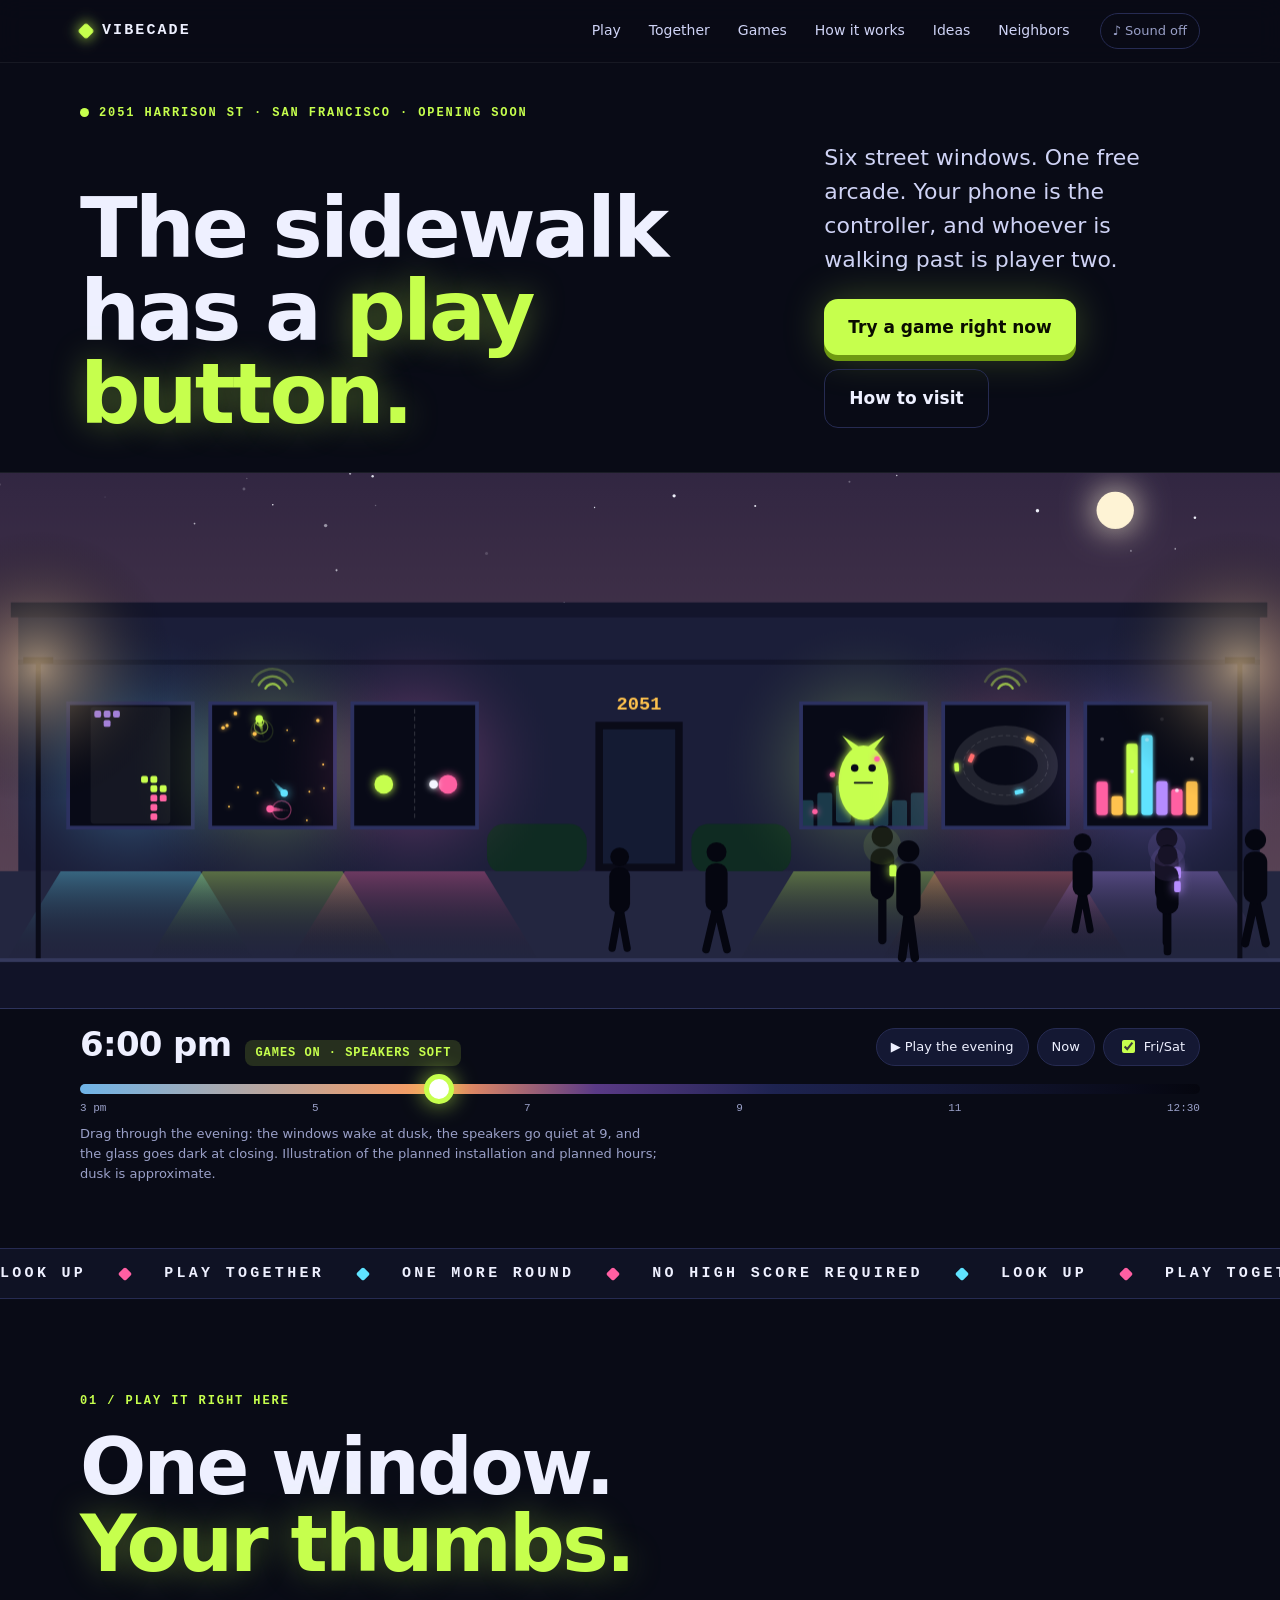
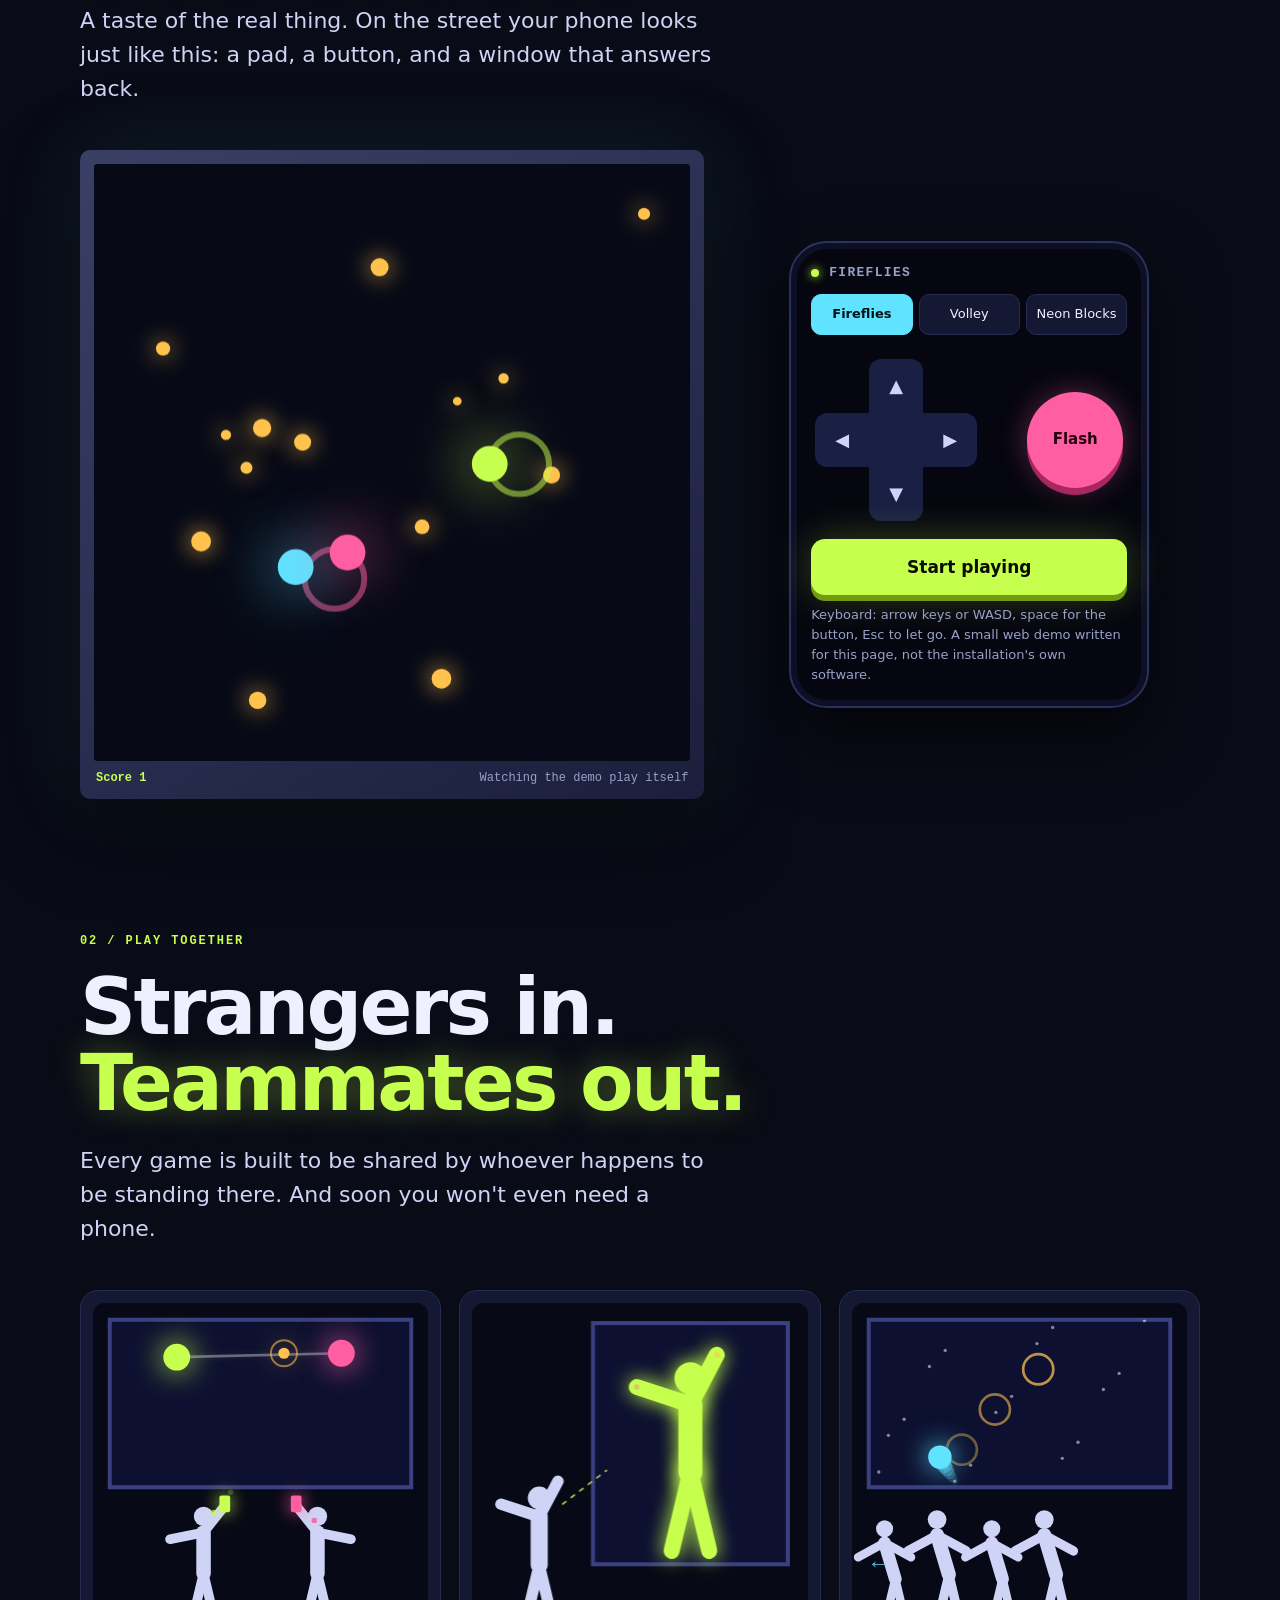
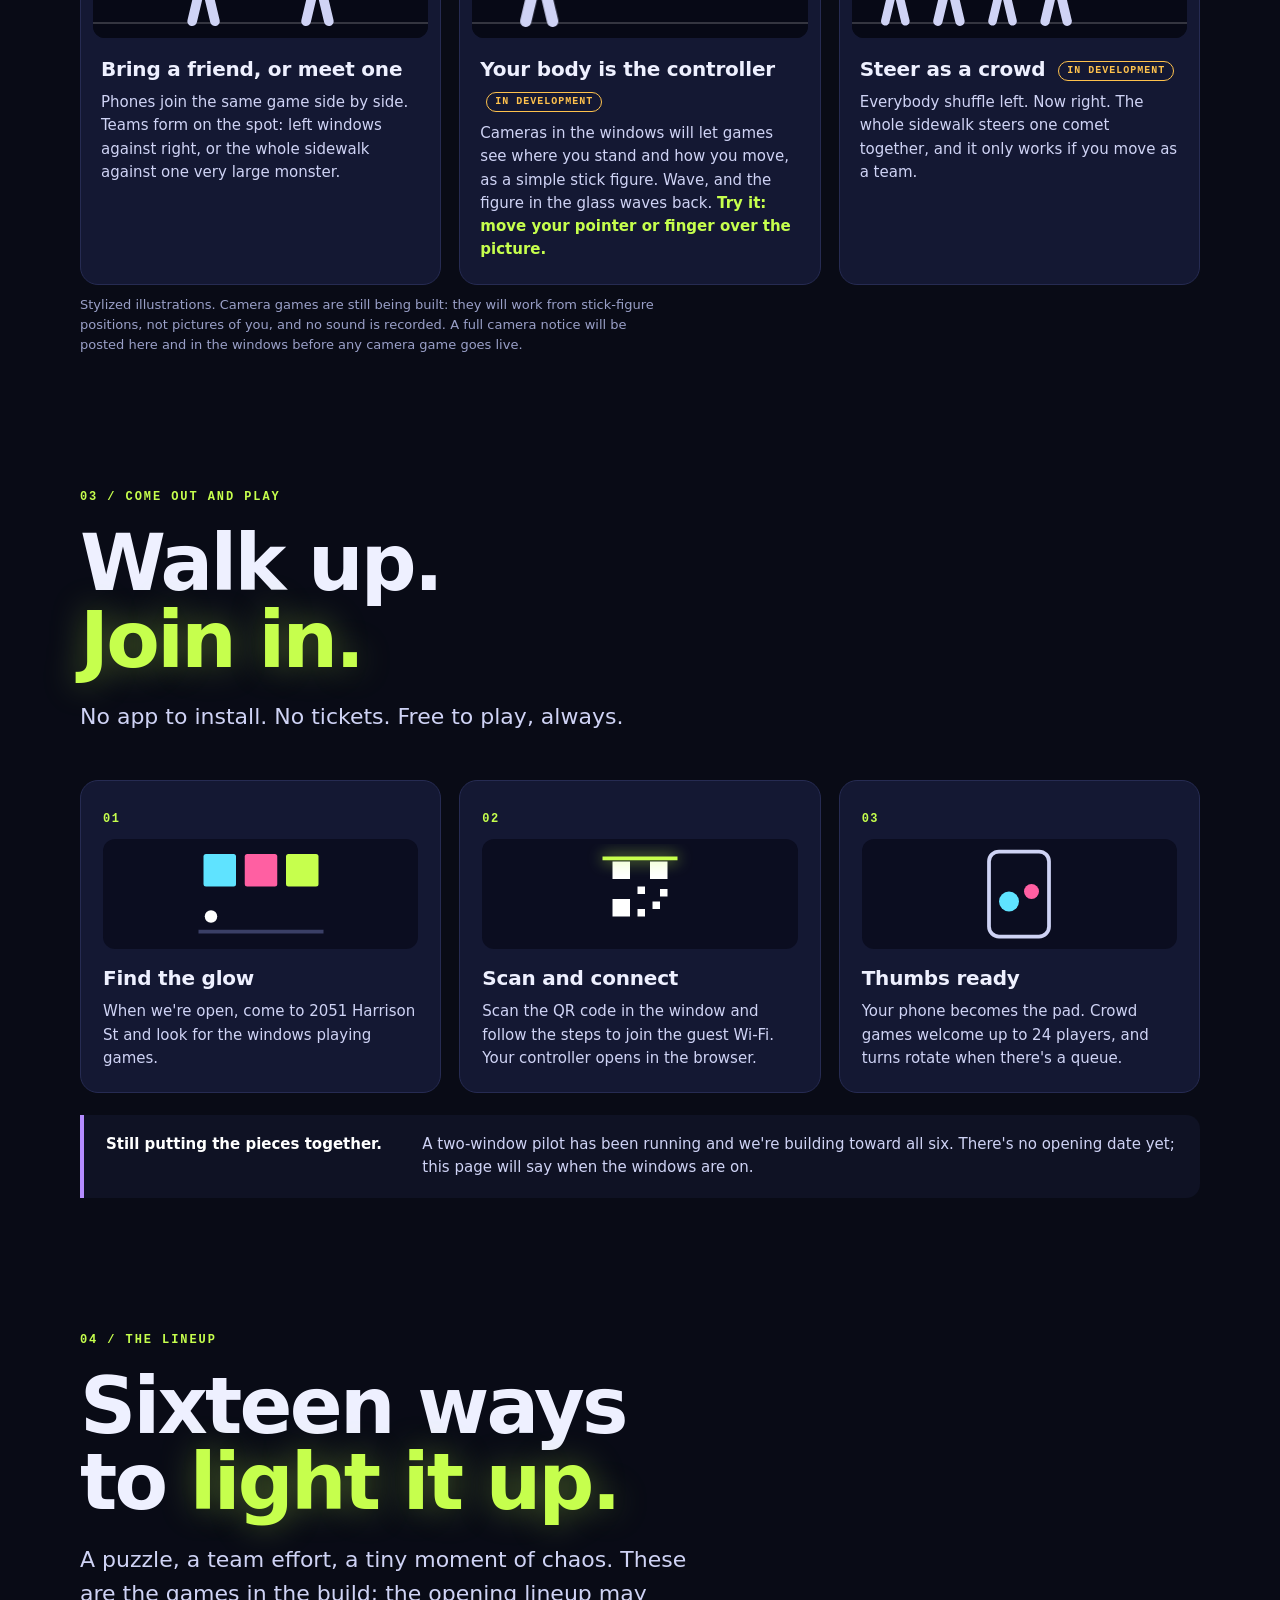
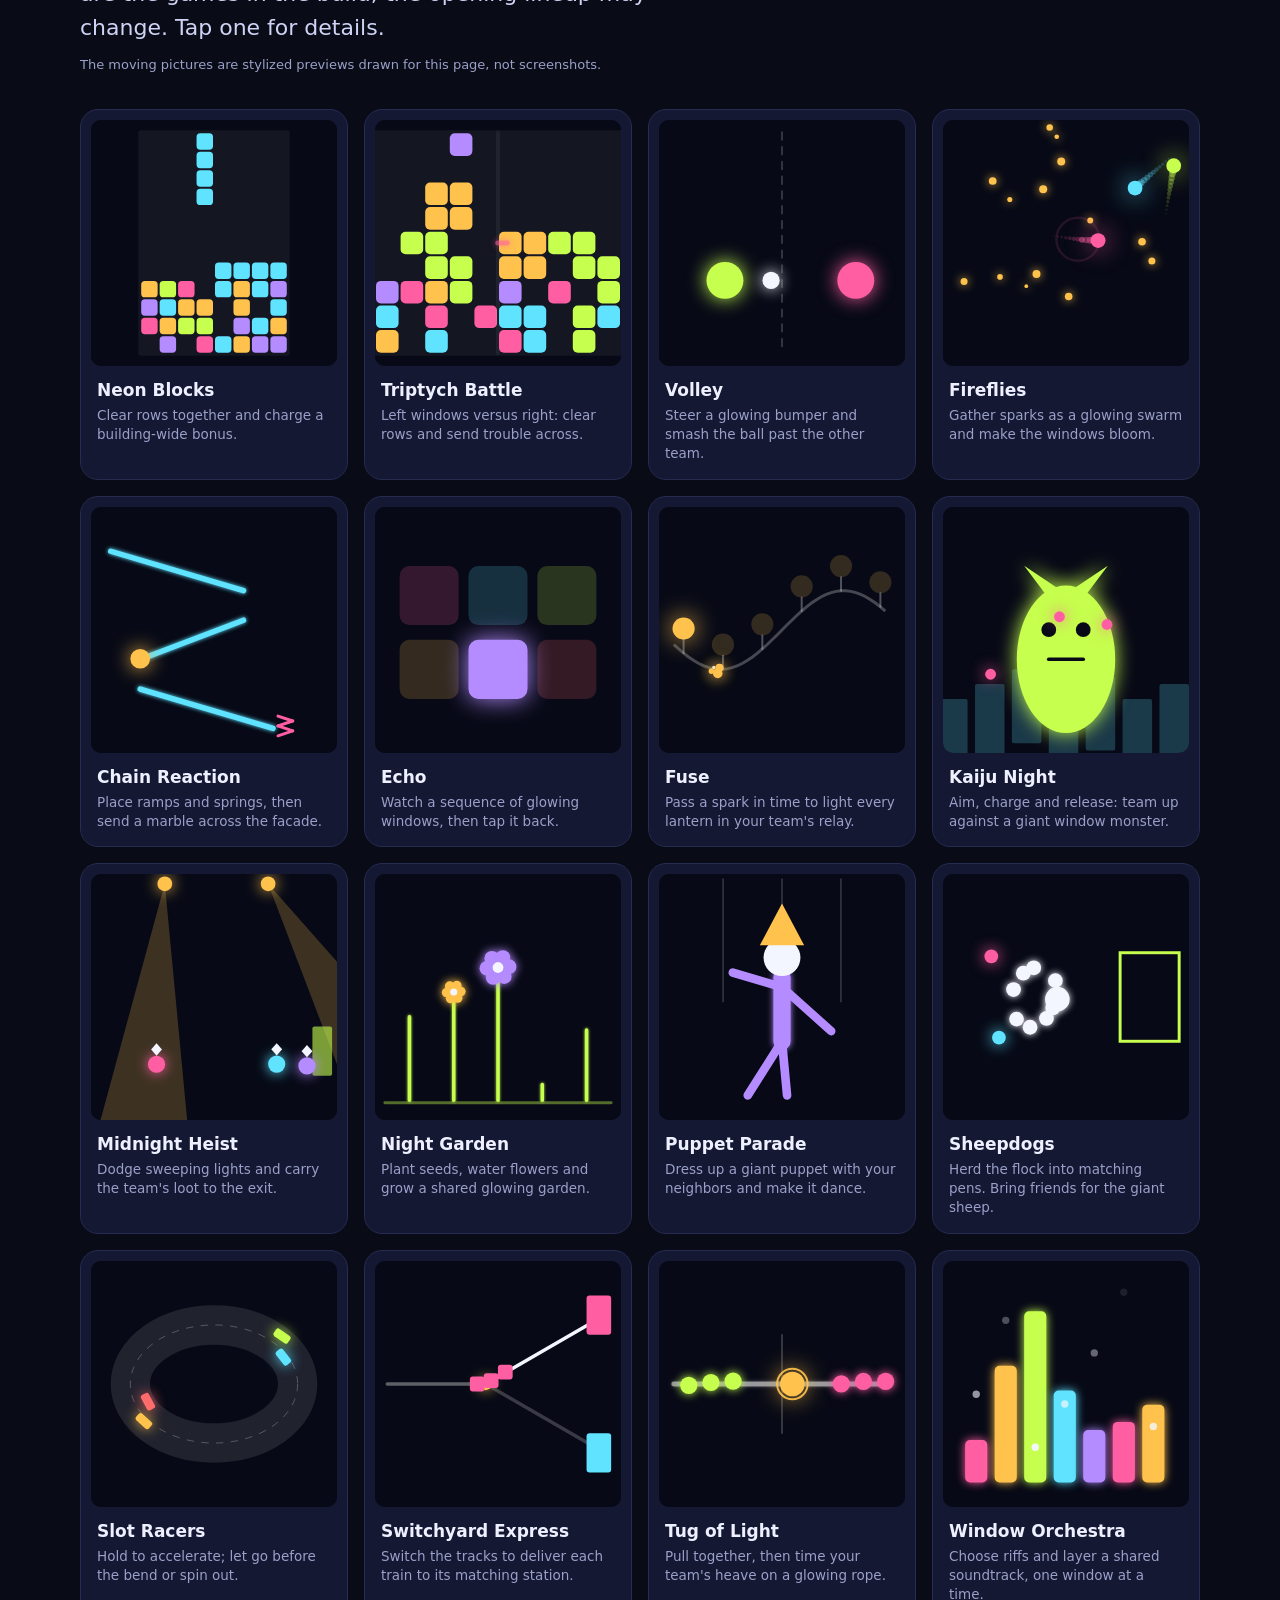
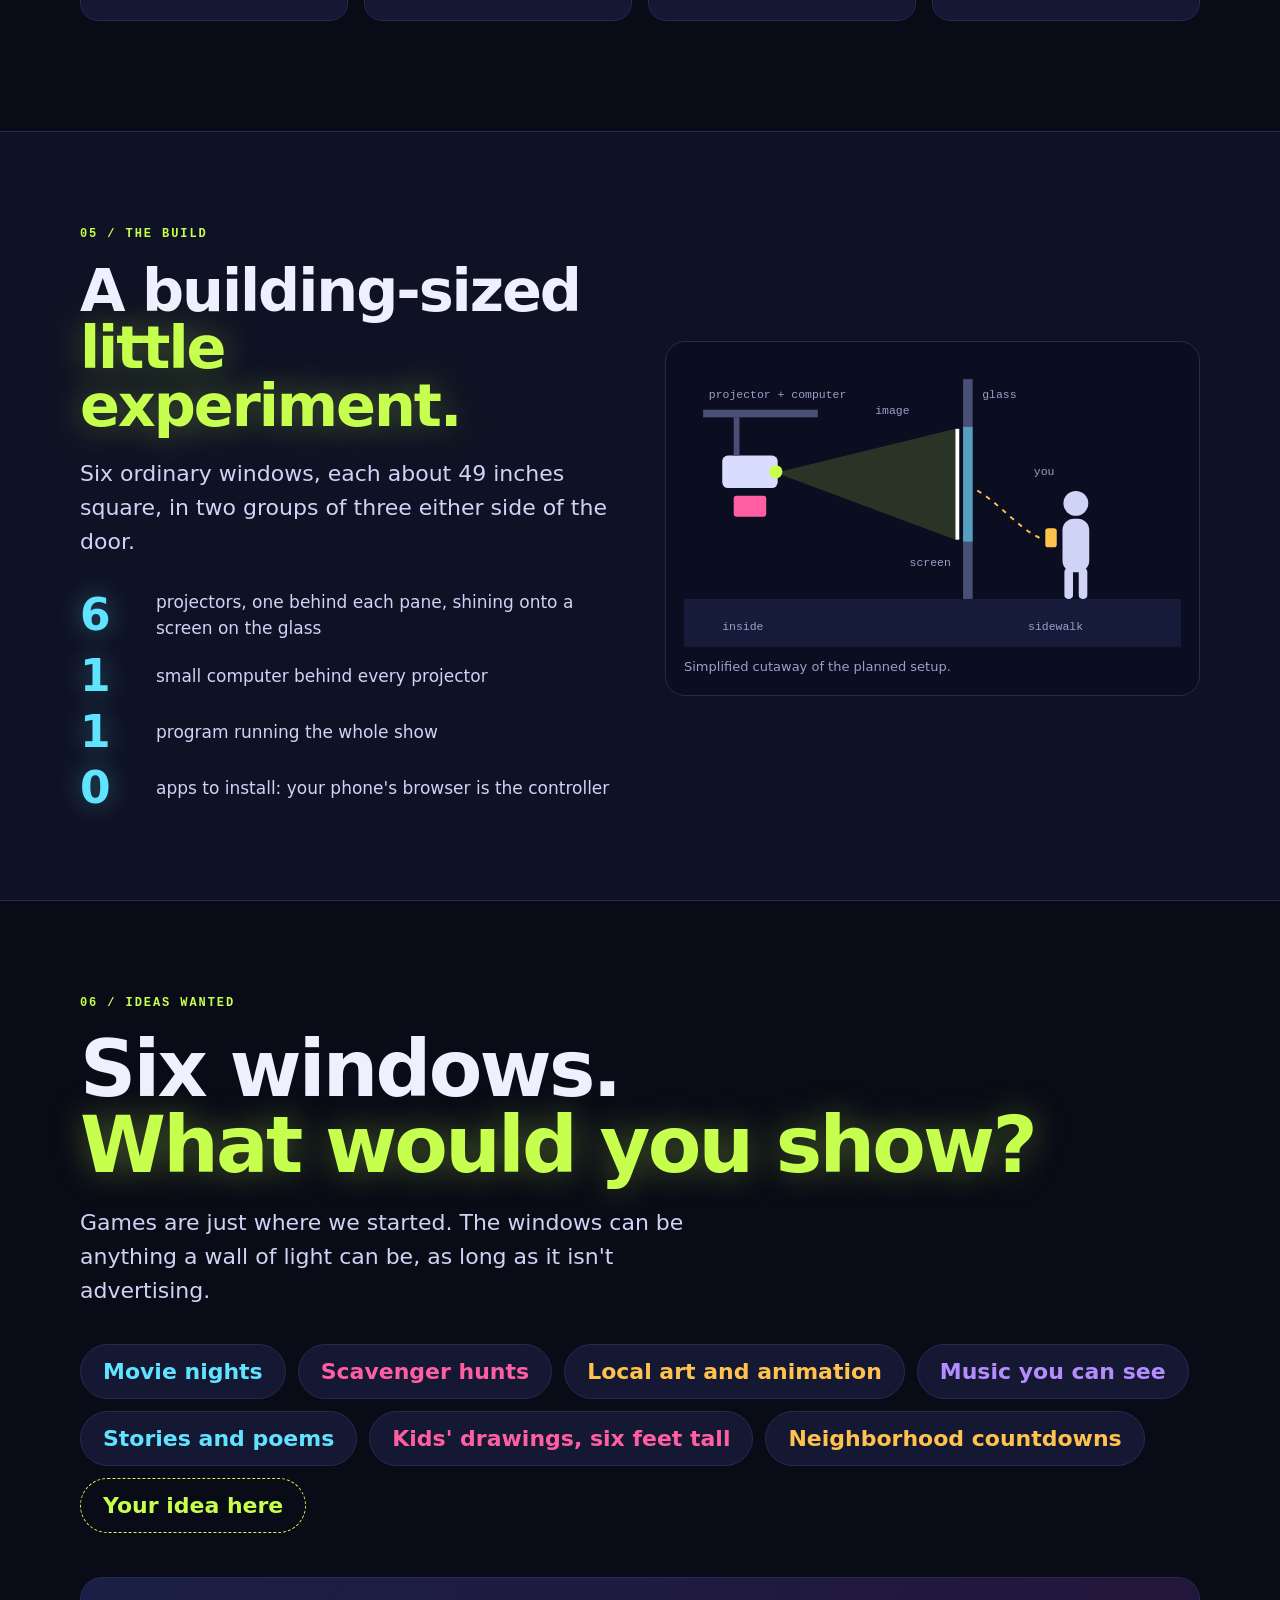
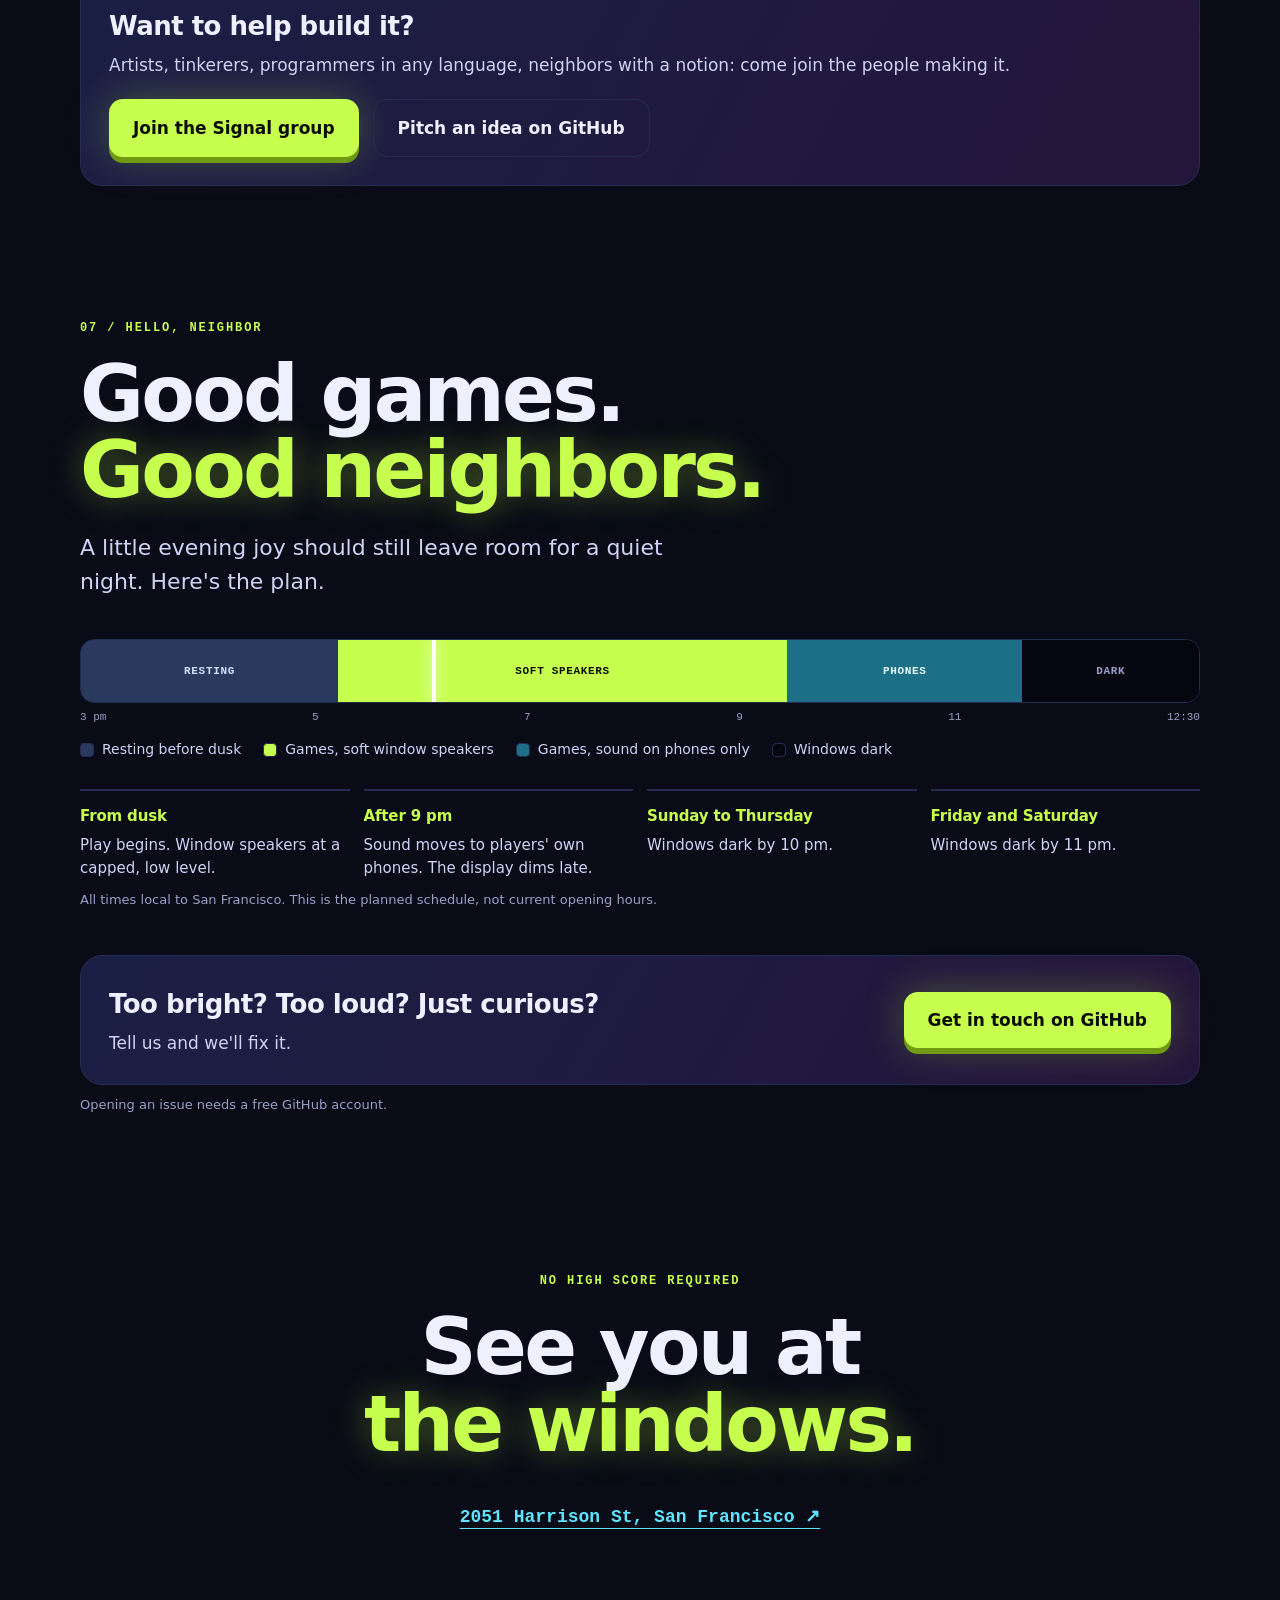
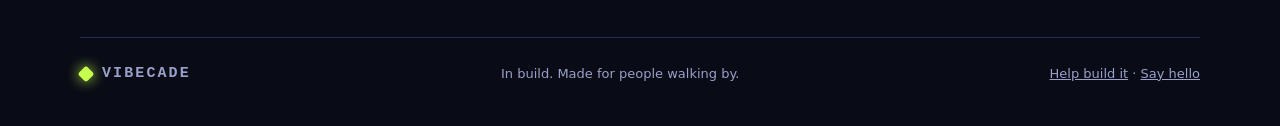
<file: index.html>
<!doctype html>
<html lang="en">
<head>
<meta charset="utf-8">
<meta name="viewport" content="width=device-width, initial-scale=1">
<meta name="theme-color" content="#090b16">
<title>Vibecade: the sidewalk has a play button</title>
<meta name="description" content="A free, phone-controlled arcade projected onto six street windows at 2051 Harrison St, San Francisco. Opening soon. Try the games right here.">
<meta property="og:title" content="Vibecade: the sidewalk has a play button">
<meta property="og:description" content="Six windows. Your phone. Everyone's invited. A free neighborhood arcade, opening soon in San Francisco.">
<meta property="og:type" content="website">
<meta property="og:image" content="https://meawoppl.github.io/vibecade/assets/og.png">
<meta property="og:url" content="https://meawoppl.github.io/vibecade/">
<link rel="canonical" href="https://meawoppl.github.io/vibecade/">
<meta name="twitter:card" content="summary_large_image">
<link rel="icon" href="assets/favicon.svg" type="image/svg+xml">
<link rel="manifest" href="manifest.webmanifest">
<link rel="stylesheet" href="style.css">
</head>
<body>
<a class="skip" href="#main">Skip to content</a>

<header class="nav">
  <a class="brand" href="./" aria-label="Vibecade home"><span class="spark" aria-hidden="true"></span>VIBECADE</a>
  <nav aria-label="Main">
    <a href="#play">Play</a>
    <a href="#together">Together</a>
    <a href="#games">Games</a>
    <a href="#how">How it works</a>
    <a href="#ideas">Ideas</a>
    <a href="#neighbors">Neighbors</a>
  </nav>
  <button class="sound" id="sound" type="button" aria-pressed="false" hidden><span aria-hidden="true">♪</span> <span class="sound-label">Sound off</span></button>
</header>

<main id="main">

<section class="hero" aria-labelledby="hero-title">
  <div class="hero-copy wrap">
    <p class="eyebrow"><span class="pulse" aria-hidden="true"></span>2051 Harrison St · San Francisco · opening soon</p>
    <h1 id="hero-title">The sidewalk<br>has a <em>play button.</em></h1>
    <div class="hero-side">
      <p class="lede">Six street windows. One free arcade. Your phone is the controller, and whoever is walking past is player two.</p>
      <p class="cta-row">
        <a class="btn primary" href="#play">Try a game right now</a>
        <a class="btn ghost" href="#visit">How to visit</a>
      </p>
    </div>
  </div>

  <div class="stage" id="stage">
    <canvas id="street" role="img" aria-label="Animated illustration of the building at 2051 Harrison Street. Six windows glow with small arcade games while people on the sidewalk stop to play. The sky follows the time shown on the slider below.">
      <img src="assets/windows.svg" alt="Illustration of six glowing arcade windows on a storefront.">
    </canvas>
    <noscript><img class="stage-fallback" src="assets/windows.svg" alt="Illustration of six glowing arcade windows on a storefront."></noscript>
  </div>

  <div class="clock wrap" id="clock" hidden>
    <div class="clock-top">
      <div class="clock-now"><span id="clock-time" class="clock-time">7:45 pm</span><span id="clock-state" class="clock-state">Games on</span></div>
      <div class="clock-buttons">
        <button type="button" id="clock-play" class="chip">▶ Play the evening</button>
        <button type="button" id="clock-live" class="chip">Now</button>
        <label class="chip check"><input type="checkbox" id="clock-weekend"> Fri/Sat</label>
      </div>
    </div>
    <input id="clock-range" class="range" type="range" min="15" max="24.5" step="0.05" value="19.75" aria-label="Time of day, from 3 pm to half past midnight">
    <div class="ticks" aria-hidden="true"><span>3 pm</span><span>5</span><span>7</span><span>9</span><span>11</span><span>12:30</span></div>
    <p class="fine">Drag through the evening: the windows wake at dusk, the speakers go quiet at 9, and the glass goes dark at closing. Illustration of the planned installation and planned hours; dusk is approximate.</p>
  </div>
</section>

<div class="marquee" aria-hidden="true"><div class="marquee-track">
  <span>LOOK UP</span><i></i><span>PLAY TOGETHER</span><i></i><span>ONE MORE ROUND</span><i></i><span>NO HIGH SCORE REQUIRED</span><i></i>
  <span>LOOK UP</span><i></i><span>PLAY TOGETHER</span><i></i><span>ONE MORE ROUND</span><i></i><span>NO HIGH SCORE REQUIRED</span><i></i>
</div></div>

<section class="wrap section" id="play" aria-labelledby="play-title">
  <p class="eyebrow">01 / Play it right here</p>
  <h2 id="play-title">One window.<br><em>Your thumbs.</em></h2>
  <p class="lede narrow">A taste of the real thing. On the street your phone looks just like this: a pad, a button, and a window that answers back.</p>

  <div class="demo" id="demo">
    <div class="pane">
      <canvas id="demo-canvas" tabindex="0" aria-label="Playable game window. Press Start, then use the arrow keys and the space bar, or the on-screen pad."></canvas>
      <div class="pane-hud"><span id="demo-score">Score 0</span><span id="demo-hint">Watching the demo play itself</span></div>
    </div>
    <div class="phone" aria-label="Phone controller">
      <div class="phone-top"><span class="phone-dot" aria-hidden="true"></span><span id="demo-name">Fireflies</span></div>
      <div class="tabs" role="group" aria-label="Choose a game">
        <button type="button" class="tab on" data-demo="fireflies">Fireflies</button>
        <button type="button" class="tab" data-demo="volley">Volley</button>
        <button type="button" class="tab" data-demo="blocks">Neon Blocks</button>
      </div>
      <div class="pad">
        <div class="dpad">
          <button type="button" data-key="up" aria-label="Up">▲</button>
          <button type="button" data-key="left" aria-label="Left">◀</button>
          <button type="button" data-key="right" aria-label="Right">▶</button>
          <button type="button" data-key="down" aria-label="Down">▼</button>
        </div>
        <button type="button" class="abtn" data-key="a" id="demo-a">Flash</button>
      </div>
      <button type="button" class="btn primary start" id="demo-start">Start playing</button>
      <p class="fine">Keyboard: arrow keys or WASD, space for the button, Esc to let go. A small web demo written for this page, not the installation's own software.</p>
    </div>
  </div>
</section>

<section class="wrap section" id="together" aria-labelledby="together-title">
  <p class="eyebrow">02 / Play together</p>
  <h2 id="together-title">Strangers in.<br><em>Teammates out.</em></h2>
  <p class="lede narrow">Every game is built to be shared by whoever happens to be standing there. And soon you won't even need a phone.</p>
  <ul class="trio">
    <li>
      <span class="trio-screen" data-sim="duo"></span>
      <h3>Bring a friend, or meet one</h3>
      <p>Phones join the same game side by side. Teams form on the spot: left windows against right, or the whole sidewalk against one very large monster.</p>
    </li>
    <li>
      <span class="trio-screen" data-sim="mirror" data-aim></span>
      <h3>Your body is the controller <span class="tag">In development</span></h3>
      <p>Cameras in the windows will let games see where you stand and how you move, as a simple stick figure. Wave, and the figure in the glass waves back. <strong>Try it: move your pointer or finger over the picture.</strong></p>
    </li>
    <li>
      <span class="trio-screen" data-sim="steer"></span>
      <h3>Steer as a crowd <span class="tag">In development</span></h3>
      <p>Everybody shuffle left. Now right. The whole sidewalk steers one comet together, and it only works if you move as a team.</p>
    </li>
  </ul>
  <p class="fine">Stylized illustrations. Camera games are still being built: they will work from stick-figure positions, not pictures of you, and no sound is recorded. A full camera notice will be posted here and in the windows before any camera game goes live.</p>
</section>

<section class="wrap section" id="visit" aria-labelledby="visit-title">
  <p class="eyebrow">03 / Come out and play</p>
  <h2 id="visit-title">Walk up.<br><em>Join in.</em></h2>
  <p class="lede narrow">No app to install. No tickets. Free to play, always.</p>
  <ol class="steps">
    <li>
      <div class="step-art" aria-hidden="true"><svg viewBox="0 0 120 80"><rect class="glass" x="14" y="8" width="26" height="26" rx="2"/><rect class="glass g2" x="47" y="8" width="26" height="26" rx="2"/><rect class="glass g3" x="80" y="8" width="26" height="26" rx="2"/><path class="walk" d="M10 70h100"/><circle class="walker" cx="20" cy="58" r="5"/></svg></div>
      <h3>Find the glow</h3>
      <p>When we're open, come to 2051 Harrison St and look for the windows playing games.</p>
    </li>
    <li>
      <div class="step-art" aria-hidden="true"><svg viewBox="0 0 120 80"><g class="qr"><rect x="38" y="14" width="14" height="14"/><rect x="68" y="14" width="14" height="14"/><rect x="38" y="44" width="14" height="14"/><rect x="58" y="34" width="6" height="6"/><rect x="70" y="46" width="6" height="6"/><rect x="58" y="52" width="6" height="6"/><rect x="76" y="36" width="6" height="6"/></g><rect class="scan" x="30" y="10" width="60" height="3"/></svg></div>
      <h3>Scan and connect</h3>
      <p>Scan the QR code in the window and follow the steps to join the guest Wi-Fi. Your controller opens in the browser.</p>
    </li>
    <li>
      <div class="step-art" aria-hidden="true"><svg viewBox="0 0 120 80"><rect class="ph" x="36" y="6" width="48" height="68" rx="8"/><circle class="b1" cx="52" cy="46" r="8"/><circle class="b2" cx="70" cy="38" r="6"/></svg></div>
      <h3>Thumbs ready</h3>
      <p>Your phone becomes the pad. Crowd games welcome up to 24 players, and turns rotate when there's a queue.</p>
    </li>
  </ol>
  <aside class="status">
    <strong>Still putting the pieces together.</strong>
    <span>A two-window pilot has been running and we're building toward all six. There's no opening date yet; this page will say when the windows are on.</span>
  </aside>
</section>

<section class="wrap section" id="games" aria-labelledby="games-title">
  <p class="eyebrow">04 / The lineup</p>
  <h2 id="games-title">Sixteen ways<br>to <em>light it up.</em></h2>
  <p class="lede narrow">A puzzle, a team effort, a tiny moment of chaos. These are the games in the build; the opening lineup may change. Tap one for details.</p>
  <p class="fine">The moving pictures are stylized previews drawn for this page, not screenshots.</p>
  <ul class="wall" id="wall">
    <li><button type="button" class="cab" data-game="blocks"><span class="cab-screen"></span><span class="cab-name">Neon Blocks</span><span class="cab-blurb">Clear rows together and charge a building-wide bonus.</span></button></li>
    <li><button type="button" class="cab" data-game="battle"><span class="cab-screen"></span><span class="cab-name">Triptych Battle</span><span class="cab-blurb">Left windows versus right: clear rows and send trouble across.</span></button></li>
    <li><button type="button" class="cab" data-game="volley"><span class="cab-screen"></span><span class="cab-name">Volley</span><span class="cab-blurb">Steer a glowing bumper and smash the ball past the other team.</span></button></li>
    <li><button type="button" class="cab" data-game="fireflies"><span class="cab-screen"></span><span class="cab-name">Fireflies</span><span class="cab-blurb">Gather sparks as a glowing swarm and make the windows bloom.</span></button></li>
    <li><button type="button" class="cab" data-game="chain"><span class="cab-screen"></span><span class="cab-name">Chain Reaction</span><span class="cab-blurb">Place ramps and springs, then send a marble across the facade.</span></button></li>
    <li><button type="button" class="cab" data-game="echo"><span class="cab-screen"></span><span class="cab-name">Echo</span><span class="cab-blurb">Watch a sequence of glowing windows, then tap it back.</span></button></li>
    <li><button type="button" class="cab" data-game="fuse"><span class="cab-screen"></span><span class="cab-name">Fuse</span><span class="cab-blurb">Pass a spark in time to light every lantern in your team's relay.</span></button></li>
    <li><button type="button" class="cab" data-game="kaiju"><span class="cab-screen"></span><span class="cab-name">Kaiju Night</span><span class="cab-blurb">Aim, charge and release: team up against a giant window monster.</span></button></li>
    <li><button type="button" class="cab" data-game="heist"><span class="cab-screen"></span><span class="cab-name">Midnight Heist</span><span class="cab-blurb">Dodge sweeping lights and carry the team's loot to the exit.</span></button></li>
    <li><button type="button" class="cab" data-game="garden"><span class="cab-screen"></span><span class="cab-name">Night Garden</span><span class="cab-blurb">Plant seeds, water flowers and grow a shared glowing garden.</span></button></li>
    <li><button type="button" class="cab" data-game="puppet"><span class="cab-screen"></span><span class="cab-name">Puppet Parade</span><span class="cab-blurb">Dress up a giant puppet with your neighbors and make it dance.</span></button></li>
    <li><button type="button" class="cab" data-game="sheep"><span class="cab-screen"></span><span class="cab-name">Sheepdogs</span><span class="cab-blurb">Herd the flock into matching pens. Bring friends for the giant sheep.</span></button></li>
    <li><button type="button" class="cab" data-game="racers"><span class="cab-screen"></span><span class="cab-name">Slot Racers</span><span class="cab-blurb">Hold to accelerate; let go before the bend or spin out.</span></button></li>
    <li><button type="button" class="cab" data-game="switchyard"><span class="cab-screen"></span><span class="cab-name">Switchyard Express</span><span class="cab-blurb">Switch the tracks to deliver each train to its matching station.</span></button></li>
    <li><button type="button" class="cab" data-game="tug"><span class="cab-screen"></span><span class="cab-name">Tug of Light</span><span class="cab-blurb">Pull together, then time your team's heave on a glowing rope.</span></button></li>
    <li><button type="button" class="cab" data-game="orchestra"><span class="cab-screen"></span><span class="cab-name">Window Orchestra</span><span class="cab-blurb">Choose riffs and layer a shared soundtrack, one window at a time.</span></button></li>
  </ul>
</section>

<dialog id="sheet" aria-labelledby="sheet-name">
  <form method="dialog"><button class="sheet-close" aria-label="Close">×</button></form>
  <div class="sheet-screen"><canvas id="sheet-canvas" aria-hidden="true"></canvas></div>
  <div class="sheet-body">
    <p class="eyebrow" id="sheet-tag"></p>
    <h3 id="sheet-name"></h3>
    <p id="sheet-blurb"></p>
    <dl>
      <div><dt>Players</dt><dd id="sheet-players"></dd></div>
      <div><dt>On your phone</dt><dd id="sheet-controls"></dd></div>
    </dl>
  </div>
</dialog>

<section class="band" id="how" aria-labelledby="how-title">
  <div class="wrap section split">
    <div>
      <p class="eyebrow">05 / The build</p>
      <h2 id="how-title">A building-sized<br><em>little experiment.</em></h2>
      <p class="lede narrow">Six ordinary windows, each about 49 inches square, in two groups of three either side of the door.</p>
      <ul class="facts">
        <li><b>6</b><span>projectors, one behind each pane, shining onto a screen on the glass</span></li>
        <li><b>1</b><span>small computer behind every projector</span></li>
        <li><b>1</b><span>program running the whole show</span></li>
        <li><b>0</b><span>apps to install: your phone's browser is the controller</span></li>
      </ul>
    </div>
    <figure class="cutaway">
      <svg viewBox="0 0 520 300" role="img" aria-label="Cutaway diagram: a projector inside the building throws an image onto a screen behind the window glass, and a person on the sidewalk outside sees it and plays from a phone.">
        <rect x="0" y="250" width="520" height="50" class="cut-floor"/>
        <rect x="292" y="20" width="10" height="230" class="cut-wall"/>
        <rect x="292" y="70" width="10" height="120" class="cut-glass"/>
        <rect x="284" y="72" width="4" height="116" class="cut-screen"/>
        <polygon points="96,118 284,72 284,188" class="cut-beam"/>
        <rect x="40" y="100" width="58" height="34" rx="6" class="cut-proj"/>
        <circle cx="96" cy="117" r="7" class="cut-lens"/>
        <rect x="52" y="60" width="6" height="40" class="cut-arm"/>
        <rect x="20" y="52" width="120" height="8" class="cut-arm"/>
        <rect x="52" y="142" width="34" height="22" rx="3" class="cut-pi"/>
        <g class="cut-person"><circle cx="410" cy="150" r="13"/><rect x="396" y="166" width="28" height="56" rx="12"/><rect x="398" y="218" width="9" height="32" rx="4"/><rect x="413" y="218" width="9" height="32" rx="4"/></g>
        <rect x="378" y="176" width="12" height="20" rx="3" class="cut-phone"/>
        <path d="M372 186 C350 176 330 150 306 136" class="cut-link"/>
        <g class="cut-label">
          <text x="26" y="40">projector + computer</text>
          <text x="200" y="56">image</text>
          <text x="236" y="216">screen</text>
          <text x="312" y="40">glass</text>
          <text x="366" y="120">you</text>
          <text x="40" y="282">inside</text>
          <text x="360" y="282">sidewalk</text>
        </g>
      </svg>
      <figcaption class="fine">Simplified cutaway of the planned setup.</figcaption>
    </figure>
  </div>
</section>

<section class="wrap section" id="ideas" aria-labelledby="ideas-title">
  <p class="eyebrow">06 / Ideas wanted</p>
  <h2 id="ideas-title">Six windows.<br><em>What would you show?</em></h2>
  <p class="lede narrow">Games are just where we started. The windows can be anything a wall of light can be, as long as it isn't advertising.</p>
  <ul class="ideas">
    <li>Movie nights</li>
    <li>Scavenger hunts</li>
    <li>Local art and animation</li>
    <li>Music you can see</li>
    <li>Stories and poems</li>
    <li>Kids' drawings, six feet tall</li>
    <li>Neighborhood countdowns</li>
    <li class="blank">Your idea here</li>
  </ul>
  <div class="contact">
    <div>
      <h3>Want to help build it?</h3>
      <p>Artists, tinkerers, programmers in any language, neighbors with a notion: come join the people making it.</p>
    </div>
    <div class="cta-row">
      <a class="btn primary" href="https://signal.group/#CjQKIG5qwFueCF-qaqTOhioCcmi90DtzoE_8ovRh37-499NJEhBf-iJCNDYFJZxIAXBF0kiO" rel="noopener">Join the Signal group</a>
      <a class="btn ghost" href="https://github.com/meawoppl/vibecade/issues/new">Pitch an idea on GitHub</a>
    </div>
  </div>
</section>

<section class="wrap section" id="neighbors" aria-labelledby="neighbors-title">
  <p class="eyebrow">07 / Hello, neighbor</p>
  <h2 id="neighbors-title">Good games.<br><em>Good neighbors.</em></h2>
  <p class="lede narrow">A little evening joy should still leave room for a quiet night. Here's the plan.</p>

  <div class="timeline" id="timeline">
    <div class="tl-bar" id="tl-bar" role="img" aria-label="Planned evening schedule from 3 pm to half past midnight">
      <div class="tl-seg rest" id="tl-rest"><span>Resting</span></div>
      <div class="tl-seg loud" id="tl-loud"><span>Soft speakers</span></div>
      <div class="tl-seg quiet" id="tl-quiet"><span>Phones</span></div>
      <div class="tl-seg dark" id="tl-dark"><span>Dark</span></div>
      <div class="tl-marker" id="tl-marker" aria-hidden="true"></div>
    </div>
    <div class="ticks" aria-hidden="true"><span>3 pm</span><span>5</span><span>7</span><span>9</span><span>11</span><span>12:30</span></div>
    <ul class="tl-key">
      <li><i style="background:#2a3a5e"></i>Resting before dusk</li>
      <li><i style="background:#c6ff4d"></i>Games, soft window speakers</li>
      <li><i style="background:#1c6f86"></i>Games, sound on phones only</li>
      <li><i style="background:#05060f"></i>Windows dark</li>
    </ul>
  </div>

  <div class="policy">
    <div><h3>From dusk</h3><p>Play begins. Window speakers at a capped, low level.</p></div>
    <div><h3>After 9 pm</h3><p>Sound moves to players' own phones. The display dims late.</p></div>
    <div><h3>Sunday to Thursday</h3><p>Windows dark by 10 pm.</p></div>
    <div><h3>Friday and Saturday</h3><p>Windows dark by 11 pm.</p></div>
  </div>
  <p class="fine">All times local to San Francisco. This is the planned schedule, not current opening hours.</p>

  <div class="contact">
    <div>
      <h3>Too bright? Too loud? Just curious?</h3>
      <p>Tell us and we'll fix it.</p>
    </div>
    <a class="btn primary" href="https://github.com/meawoppl/vibecade/issues/new">Get in touch on GitHub</a>
    <!-- CONTACT_EMAIL: Add a public contact email link here when approved. -->
  </div>
  <p class="fine">Opening an issue needs a free GitHub account.</p>
</section>

<section class="outro wrap">
  <p class="eyebrow">No high score required</p>
  <h2>See you at<br><em>the windows.</em></h2>
  <p><a class="addr" href="https://www.google.com/maps/search/?api=1&amp;query=2051+Harrison+St+San+Francisco">2051 Harrison St, San Francisco ↗</a></p>
</section>

</main>

<footer class="wrap foot">
  <span class="brand"><span class="spark" aria-hidden="true"></span>VIBECADE</span>
  <span>In build. Made for people walking by.</span>
  <span><a href="#ideas">Help build it</a> · <a href="#neighbors">Say hello</a></span>
</footer>

<script src="arcade.js" defer></script>
</body>
</html>
</file>
<file: style.css>
:root {
  --bg: #090b16; --bg2: #0f1224; --panel: #141833; --line: #262b52;
  --text: #eef0ff; --muted: #9aa0c8;
  --lime: #c6ff4d; --pink: #ff5fa2; --cyan: #5fe3ff; --amber: #ffc24d; --violet: #b58cff;
  --display: ui-rounded, "SF Pro Rounded", "Avenir Next", "Segoe UI", system-ui, sans-serif;
  --mono: ui-monospace, "SF Mono", "Cascadia Mono", Menlo, Consolas, monospace;
}
* { box-sizing: border-box; }
html { scroll-behavior: smooth; }
body { margin: 0; background: var(--bg); color: var(--text); font: 17px/1.55 system-ui, -apple-system, "Segoe UI", Roboto, sans-serif; -webkit-font-smoothing: antialiased; overflow-x: hidden; }
a { color: inherit; }
img, canvas, svg { display: block; max-width: 100%; }
button { font: inherit; color: inherit; }
:focus-visible { outline: 3px solid var(--cyan); outline-offset: 3px; border-radius: 6px; }
.skip { position: absolute; left: -999px; top: 8px; background: var(--lime); color: #000; padding: 8px 14px; border-radius: 8px; z-index: 20; }
.skip:focus { left: 8px; }
.wrap { width: min(1120px, 100% - 40px); margin-inline: auto; }
.section { padding: 96px 0 40px; }
.fine { color: var(--muted); font-size: 13px; margin: 10px 0 0; max-width: 70ch; }

/* type */
h1, h2 { font-family: var(--display); font-weight: 800; letter-spacing: -0.035em; line-height: 0.98; margin: 0; }
h1 { font-size: clamp(46px, 9.4vw, 124px); }
h2 { font-size: clamp(38px, 6.4vw, 78px); }
h3 { font-family: var(--display); font-size: 20px; margin: 0 0 6px; letter-spacing: -0.01em; }
em { font-style: normal; color: var(--lime); text-shadow: 0 0 34px rgba(198, 255, 77, 0.35); }
.eyebrow { font: 600 12px/1 var(--mono); letter-spacing: 0.16em; text-transform: uppercase; color: var(--lime); margin: 0 0 22px; display: flex; align-items: center; gap: 10px; }
.lede { font-size: clamp(18px, 2.1vw, 22px); color: #cfd3f5; max-width: 34ch; margin: 22px 0 0; }
.lede.narrow { max-width: 46ch; }
.pulse { width: 9px; height: 9px; border-radius: 50%; background: var(--lime); box-shadow: 0 0 0 0 rgba(198, 255, 77, 0.7); animation: pulse 2s infinite; }
@keyframes pulse { 70% { box-shadow: 0 0 0 12px rgba(198, 255, 77, 0); } 100% { box-shadow: 0 0 0 0 rgba(198, 255, 77, 0); } }

/* nav */
.nav { position: sticky; top: 0; z-index: 10; display: flex; align-items: center; gap: 18px; padding: 12px max(20px, calc((100% - 1120px) / 2)); background: rgba(9, 11, 22, 0.78); backdrop-filter: blur(12px); border-bottom: 1px solid rgba(255, 255, 255, 0.06); }
.brand { font: 800 15px/1 var(--mono); letter-spacing: 0.14em; text-decoration: none; display: inline-flex; align-items: center; gap: 10px; }
.spark { width: 12px; height: 12px; background: var(--lime); border-radius: 3px; transform: rotate(45deg); box-shadow: 0 0 14px var(--lime); }
.nav nav { margin-left: auto; display: flex; gap: 4px; }
.nav nav a { text-decoration: none; font-size: 14px; padding: 8px 12px; border-radius: 999px; color: #cfd3f5; }
.nav nav a:hover { background: rgba(255, 255, 255, 0.08); color: #fff; }
.sound { background: none; border: 1px solid var(--line); border-radius: 999px; padding: 7px 12px; font-size: 13px; cursor: pointer; color: var(--muted); }
.sound[aria-pressed="true"] { color: #000; background: var(--lime); border-color: var(--lime); }

/* buttons */
.btn { display: inline-flex; align-items: center; justify-content: center; gap: 8px; padding: 15px 24px; border-radius: 14px; font-weight: 700; text-decoration: none; border: 0; cursor: pointer; transition: transform 0.15s, box-shadow 0.15s; }
.btn.primary { background: var(--lime); color: #0a0d00; box-shadow: 0 6px 0 #6f9a12, 0 0 40px rgba(198, 255, 77, 0.25); }
.btn.primary:hover { transform: translateY(-2px); box-shadow: 0 8px 0 #6f9a12, 0 0 54px rgba(198, 255, 77, 0.4); }
.btn.primary:active { transform: translateY(4px); box-shadow: 0 2px 0 #6f9a12; }
.btn.ghost { border: 1px solid var(--line); color: var(--text); }
.btn.ghost:hover { border-color: var(--cyan); }
.chip { background: var(--panel); border: 1px solid var(--line); border-radius: 999px; padding: 8px 14px; font-size: 13px; cursor: pointer; white-space: nowrap; }
.chip:hover { border-color: var(--cyan); }
.chip.check { display: inline-flex; align-items: center; gap: 6px; }
.chip.check input { accent-color: var(--lime); }

/* hero */
.hero { padding-top: 44px; }
.hero-copy { padding-bottom: 36px; display: grid; grid-template-columns: minmax(0, 1.5fr) minmax(260px, 0.8fr); column-gap: 40px; align-items: end; }
.hero-copy .eyebrow, .hero-copy h1 { grid-column: 1; }
.hero-copy h1 { grid-row: 2; font-size: clamp(44px, 6.6vw, 96px); }
.hero-side { grid-column: 2; grid-row: 2; display: grid; gap: 22px; padding-bottom: 8px; }
.hero-side .lede { margin: 0; }
.hero-side .cta-row { margin: 0; }
.cta-row { display: flex; flex-wrap: wrap; gap: 14px; margin: 30px 0 0; }
.stage { position: relative; height: clamp(300px, 42vw, 580px); border-block: 1px solid rgba(255, 255, 255, 0.07); background: linear-gradient(#1d2350, #090b16); }
.stage canvas { width: 100%; height: 100%; }
.stage-fallback { position: absolute; inset: 0; margin: auto; width: min(900px, 92%); }
.clock { padding: 18px 0 0; }
.clock-top { display: flex; flex-wrap: wrap; align-items: center; justify-content: space-between; gap: 12px; }
.clock-now { display: flex; align-items: baseline; gap: 14px; flex-wrap: wrap; }
.clock-time { font: 800 34px/1 var(--display); letter-spacing: -0.02em; font-variant-numeric: tabular-nums; }
.clock-state { font: 600 12px/1 var(--mono); letter-spacing: 0.08em; text-transform: uppercase; padding: 7px 10px; border-radius: 8px; background: var(--panel); color: var(--muted); }
.clock-state[data-s="loud"] { background: rgba(198, 255, 77, 0.15); color: var(--lime); }
.clock-state[data-s="quiet"] { background: rgba(95, 227, 255, 0.14); color: var(--cyan); }
.clock-buttons { display: flex; gap: 8px; flex-wrap: wrap; }
.range { width: 100%; margin: 18px 0 4px; appearance: none; -webkit-appearance: none; height: 10px; border-radius: 99px; background: linear-gradient(90deg, #6fb4e8, #ff9a5c 32%, #5a3a86 46%, #1d2350 62%, #05060f); outline-offset: 6px; }
.range::-webkit-slider-thumb { -webkit-appearance: none; width: 30px; height: 30px; border-radius: 50%; background: #fff; border: 5px solid var(--lime); box-shadow: 0 0 22px rgba(198, 255, 77, 0.7); cursor: grab; }
.range::-moz-range-thumb { width: 22px; height: 22px; border-radius: 50%; background: #fff; border: 5px solid var(--lime); box-shadow: 0 0 22px rgba(198, 255, 77, 0.7); cursor: grab; }
.ticks { display: flex; justify-content: space-between; font: 11px var(--mono); color: var(--muted); }

/* marquee */
.marquee { margin-top: 64px; border-block: 1px solid var(--line); overflow: hidden; background: var(--bg2); }
.marquee-track { display: flex; align-items: center; gap: 34px; width: max-content; padding: 16px 0; font: 800 15px var(--mono); letter-spacing: 0.22em; animation: slide 26s linear infinite; }
.marquee i { width: 10px; height: 10px; background: var(--pink); transform: rotate(45deg); border-radius: 2px; flex: none; }
.marquee i:nth-of-type(2n) { background: var(--cyan); }
@keyframes slide { to { transform: translateX(-50%); } }

/* demo */
.demo { display: grid; grid-template-columns: minmax(0, 1.15fr) minmax(280px, 0.85fr); gap: 34px; align-items: center; margin-top: 44px; }
.pane { position: relative; border-radius: 10px; padding: 14px; background: linear-gradient(145deg, #3a3f66, #1b1e3c); box-shadow: 0 30px 80px rgba(0, 0, 0, 0.6), 0 0 90px rgba(95, 227, 255, 0.12); }
.pane canvas { width: 100%; aspect-ratio: 1; border-radius: 4px; background: #070916; outline: none; touch-action: none; }
.demo.live .pane { box-shadow: 0 30px 80px rgba(0, 0, 0, 0.6), 0 0 110px rgba(198, 255, 77, 0.35); }
.pane-hud { display: flex; justify-content: space-between; gap: 12px; font: 12px var(--mono); color: var(--muted); padding: 10px 2px 0; }
#demo-score { color: var(--lime); font-weight: 700; }
.phone { background: #05060f; border: 2px solid #2c3160; border-radius: 38px; padding: 22px 20px 20px; max-width: 360px; width: 100%; justify-self: center; box-shadow: inset 0 0 0 6px #0d1024, 0 30px 70px rgba(0, 0, 0, 0.55); }
.phone-top { display: flex; align-items: center; gap: 10px; font: 700 13px var(--mono); letter-spacing: 0.1em; text-transform: uppercase; color: var(--muted); }
.phone-dot { width: 8px; height: 8px; border-radius: 50%; background: var(--lime); box-shadow: 0 0 10px var(--lime); }
.tabs { display: flex; gap: 6px; margin: 14px 0 18px; }
.tab { flex: 1; background: var(--panel); border: 1px solid var(--line); border-radius: 10px; padding: 9px 4px; font-size: 13px; cursor: pointer; }
.tab.on { background: var(--cyan); color: #00131a; border-color: var(--cyan); font-weight: 700; }
.pad { display: flex; align-items: center; justify-content: space-between; gap: 12px; padding: 6px 4px 18px; touch-action: none; user-select: none; -webkit-user-select: none; }
.dpad { display: grid; grid-template: repeat(3, 54px) / repeat(3, 54px); }
.dpad button { background: #1a1f44; border: 0; font-size: 18px; color: #cfd3f5; cursor: pointer; touch-action: none; }
.dpad [data-key="up"] { grid-area: 1 / 2; border-radius: 12px 12px 0 0; }
.dpad [data-key="left"] { grid-area: 2 / 1; border-radius: 12px 0 0 12px; }
.dpad [data-key="right"] { grid-area: 2 / 3; border-radius: 0 12px 12px 0; }
.dpad [data-key="down"] { grid-area: 3 / 2; border-radius: 0 0 12px 12px; }
.dpad::after { content: ""; grid-area: 2 / 2; background: #1a1f44; }
.dpad button.down, .dpad button:active { background: var(--cyan); color: #00131a; }
.abtn { width: 96px; height: 96px; border-radius: 50%; border: 0; background: var(--pink); color: #25000f; font-weight: 800; font-size: 15px; cursor: pointer; box-shadow: 0 7px 0 #a8275f, 0 0 30px rgba(255, 95, 162, 0.35); touch-action: none; }
.abtn.down, .abtn:active { transform: translateY(5px); box-shadow: 0 2px 0 #a8275f; }
.start { width: 100%; }

/* steps */
.steps { list-style: none; padding: 0; margin: 46px 0 0; display: grid; grid-template-columns: repeat(3, 1fr); gap: 18px; counter-reset: s; }
.steps li { counter-increment: s; background: var(--panel); border: 1px solid var(--line); border-radius: 18px; padding: 22px; }
.steps li::before { content: "0" counter(s); font: 700 12px var(--mono); color: var(--lime); letter-spacing: 0.12em; }
.steps p { margin: 0; color: #cfd3f5; font-size: 15px; }
.step-art { height: 110px; margin: 10px 0 14px; display: grid; place-items: center; background: #0b0d20; border-radius: 12px; }
.step-art svg { width: 150px; }
.glass { fill: var(--cyan); animation: glow 2.4s infinite; } .g2 { fill: var(--pink); animation-delay: 0.4s; } .g3 { fill: var(--lime); animation-delay: 0.8s; }
@keyframes glow { 50% { opacity: 0.35; } }
.walk { stroke: #3a3f66; stroke-width: 3; }
.walker { fill: #fff; animation: stroll 4s ease-in-out infinite alternate; }
@keyframes stroll { to { transform: translateX(80px); } }
.qr rect { fill: #fff; } .scan { fill: var(--lime); animation: scan 1.8s ease-in-out infinite alternate; filter: drop-shadow(0 0 6px var(--lime)); }
@keyframes scan { to { transform: translateY(54px); } }
.ph { fill: #0b0d20; stroke: #cfd3f5; stroke-width: 3; }
.b1 { fill: var(--cyan); animation: tap 1.2s infinite; transform-origin: 52px 46px; } .b2 { fill: var(--pink); animation: tap 1.2s 0.6s infinite; transform-origin: 70px 38px; }
@keyframes tap { 50% { transform: scale(0.72); } }
.status { margin-top: 22px; border-left: 4px solid var(--violet); background: var(--bg2); border-radius: 0 14px 14px 0; padding: 18px 22px; display: grid; grid-template-columns: minmax(180px, 0.4fr) 1fr; gap: 14px; font-size: 15px; color: #cfd3f5; }
.status strong { color: #fff; }

/* together */
.trio { list-style: none; padding: 0; margin: 44px 0 0; display: grid; grid-template-columns: repeat(3, 1fr); gap: 18px; }
.trio li { background: var(--panel); border: 1px solid var(--line); border-radius: 18px; padding: 12px 12px 22px; }
.trio-screen { display: block; aspect-ratio: 1; border-radius: 12px; overflow: hidden; background: #070916; margin-bottom: 16px; touch-action: pan-y; }
.trio-screen canvas { width: 100%; height: 100%; }
.trio h3, .trio p { padding: 0 8px; }
.trio p { margin: 0; color: #cfd3f5; font-size: 15px; }
.trio strong { color: var(--lime); font-weight: 600; }
.tag { display: inline-block; font: 600 10px/1 var(--mono); letter-spacing: 0.1em; text-transform: uppercase; color: var(--amber); border: 1px solid var(--amber); border-radius: 99px; padding: 4px 8px; margin-left: 6px; vertical-align: 3px; white-space: nowrap; }

/* wall */
.wall { list-style: none; padding: 0; margin: 34px 0 0; display: grid; grid-template-columns: repeat(4, 1fr); gap: 16px; }
.cab { width: 100%; height: 100%; text-align: left; background: var(--panel); border: 1px solid var(--line); border-radius: 18px; padding: 10px 10px 16px; cursor: pointer; display: flex; flex-direction: column; gap: 6px; transition: transform 0.18s, border-color 0.18s, box-shadow 0.18s; }
.cab:hover, .cab:focus-visible { transform: translateY(-5px) rotate(-0.6deg); border-color: var(--cyan); box-shadow: 0 18px 50px rgba(0, 0, 0, 0.5), 0 0 40px rgba(95, 227, 255, 0.16); }
.cab-screen { display: block; aspect-ratio: 1; border-radius: 10px; overflow: hidden; background: #070916 radial-gradient(circle at 50% 50%, rgba(95, 227, 255, 0.14), transparent 60%); margin-bottom: 8px; }
.cab-screen canvas { width: 100%; height: 100%; }
.cab-name { font: 800 17px var(--display); padding: 0 6px; }
.cab-blurb { color: var(--muted); font-size: 13.5px; line-height: 1.4; padding: 0 6px; }

/* sheet */
dialog { border: 1px solid var(--line); background: var(--bg2); color: var(--text); border-radius: 22px; padding: 0; width: min(760px, 100% - 28px); overflow: hidden; }
dialog[open] { display: grid; grid-template-columns: 1fr 1fr; }
dialog::backdrop { background: rgba(4, 5, 12, 0.78); backdrop-filter: blur(6px); }
dialog form { position: absolute; right: 0; top: 0; margin: 0; z-index: 2; }
.sheet-close { position: absolute; right: 12px; top: 10px; width: 40px; height: 40px; border-radius: 50%; border: 1px solid var(--line); background: var(--bg); font-size: 22px; cursor: pointer; z-index: 2; }
.sheet-screen { background: #070916; }
.sheet-screen canvas { width: 100%; aspect-ratio: 1; }
.sheet-body { padding: 34px 26px 26px; }
.sheet-body h3 { font-size: 32px; letter-spacing: -0.02em; margin-bottom: 10px; }
.sheet-body p { color: #cfd3f5; margin: 0 0 18px; }
.sheet-body dl { margin: 0; display: grid; gap: 12px; }
.sheet-body dt { font: 600 11px var(--mono); letter-spacing: 0.12em; text-transform: uppercase; color: var(--muted); }
.sheet-body dd { margin: 2px 0 0; }

/* build */
.band { background: var(--bg2); border-block: 1px solid var(--line); margin-top: 70px; }
.split { display: grid; grid-template-columns: 1fr 1fr; gap: 50px; align-items: center; padding-bottom: 90px; }
.split h2 { font-size: clamp(34px, 4.6vw, 60px); }
.facts { list-style: none; padding: 0; margin: 30px 0 0; display: grid; gap: 12px; }
.facts li { display: grid; grid-template-columns: 62px 1fr; align-items: center; gap: 14px; color: #cfd3f5; }
.facts b { font: 800 44px/1 var(--display); color: var(--cyan); text-shadow: 0 0 26px rgba(95, 227, 255, 0.4); }
.join { margin-top: 34px; padding: 22px; border: 1px solid var(--line); border-radius: 18px; background: linear-gradient(120deg, #1b1f45, #24153a); }
.join p { margin: 0 0 16px; color: #cfd3f5; }
.cutaway { margin: 0; background: #0b0d20; border: 1px solid var(--line); border-radius: 20px; padding: 18px; }
.cut-floor { fill: #171b3a; } .cut-wall { fill: #4a4f77; } .cut-glass { fill: var(--cyan); opacity: 0.55; } .cut-screen { fill: #fff; }
.cut-beam { fill: var(--lime); opacity: 0.16; animation: beam 3s ease-in-out infinite; } @keyframes beam { 50% { opacity: 0.3; } }
.cut-proj { fill: #d8dcff; } .cut-lens { fill: var(--lime); } .cut-arm { fill: #4a4f77; } .cut-pi { fill: var(--pink); }
.cut-person circle, .cut-person rect { fill: #cfd3f5; } .cut-phone { fill: var(--amber); }
.cut-link { fill: none; stroke: var(--amber); stroke-width: 2; stroke-dasharray: 5 6; animation: dash 1.2s linear infinite; } @keyframes dash { to { stroke-dashoffset: -22; } }
.cut-label text { fill: var(--muted); font: 12px var(--mono); }

/* ideas */
.ideas { list-style: none; padding: 0; margin: 36px 0 0; display: flex; flex-wrap: wrap; gap: 12px; }
.ideas li { font: 700 clamp(16px, 2vw, 22px) var(--display); padding: 14px 22px; border-radius: 999px; border: 1px solid var(--line); background: var(--panel); }
.ideas li:nth-child(4n+1) { color: var(--cyan); } .ideas li:nth-child(4n+2) { color: var(--pink); } .ideas li:nth-child(4n+3) { color: var(--amber); } .ideas li:nth-child(4n) { color: var(--violet); }
.ideas li.blank { color: var(--lime); border-style: dashed; border-color: var(--lime); background: none; }
.contact .cta-row { margin: 0; }

/* neighbors */
.timeline { margin-top: 40px; }
.tl-bar { position: relative; display: flex; height: 64px; border-radius: 14px; overflow: hidden; border: 1px solid var(--line); cursor: pointer; touch-action: none; }
.tl-seg { display: grid; place-items: center; min-width: 0; font: 600 11px var(--mono); letter-spacing: 0.06em; text-transform: uppercase; text-align: center; padding: 0 6px; overflow: hidden; }
.tl-seg span { overflow: hidden; text-overflow: ellipsis; white-space: nowrap; max-width: 100%; }
.tl-seg.rest { background: #2a3a5e; color: #cfe0ff; width: 28%; } .tl-seg.loud { background: var(--lime); color: #0a0d00; width: 30%; }
.tl-seg.quiet { background: #1c6f86; color: #e6fbff; width: 12%; } .tl-seg.dark { background: #05060f; color: var(--muted); width: 30%; }
.tl-marker { position: absolute; top: -2px; bottom: -2px; width: 4px; margin-left: -2px; background: #fff; box-shadow: 0 0 14px #fff; left: 50%; display: none; }
.js .tl-marker { display: block; }
.timeline .ticks { margin-top: 8px; }
.tl-key { list-style: none; padding: 0; margin: 16px 0 0; display: flex; flex-wrap: wrap; gap: 8px 22px; font-size: 14px; color: #cfd3f5; }
.tl-key li { display: flex; align-items: center; gap: 8px; }
.tl-key i { width: 14px; height: 14px; border-radius: 4px; border: 1px solid var(--line); }
.policy { display: grid; grid-template-columns: repeat(4, 1fr); gap: 14px; margin-top: 28px; }
.policy > div { border-top: 2px solid var(--line); padding-top: 14px; }
.policy h3 { color: var(--lime); font-size: 15px; }
.policy p { margin: 0; color: #cfd3f5; font-size: 15px; }
.contact { margin-top: 44px; display: flex; flex-wrap: wrap; align-items: center; justify-content: space-between; gap: 20px; background: linear-gradient(120deg, #1b1f45, #24153a); border: 1px solid var(--line); border-radius: 22px; padding: 28px; }
.contact h3 { font-size: 26px; letter-spacing: -0.02em; } .contact p { margin: 0; color: #cfd3f5; }

/* outro */
.outro { padding: 120px 0 90px; text-align: center; }
.outro .eyebrow { justify-content: center; }
.addr { display: inline-block; margin-top: 26px; font: 700 18px var(--mono); color: var(--cyan); text-underline-offset: 6px; }
.foot { display: flex; flex-wrap: wrap; justify-content: space-between; gap: 12px; padding: 26px 0 40px; border-top: 1px solid var(--line); color: var(--muted); font-size: 13px; }

/* lost */
.lost { min-height: 100vh; display: grid; place-items: center; text-align: center; padding: 30px 20px; }
.lost canvas { width: min(440px, 86vw); aspect-ratio: 1; border-radius: 10px; border: 12px solid #2c3160; background: #070916; margin: 26px auto 14px; touch-action: none; cursor: crosshair; }

@media (max-width: 900px) {
  .demo, .split, .hero-copy { grid-template-columns: 1fr; }
  .hero-side { grid-column: 1; grid-row: auto; margin-top: 22px; }
  .hero-copy h1 { grid-row: auto; }
  .wall { grid-template-columns: repeat(2, 1fr); gap: 12px; }
  .steps, .policy, .trio { grid-template-columns: 1fr; }
  .trio li { max-width: 460px; }
  .policy { grid-template-columns: 1fr 1fr; }
  .status { grid-template-columns: 1fr; }
  .nav nav a { padding: 8px 7px; font-size: 13px; }
  .nav nav a:nth-child(4) { display: none; }
  .nav { gap: 8px; }
  .section { padding-top: 72px; }
  dialog[open] { grid-template-columns: 1fr; }
  .sheet-screen canvas { max-height: 46vh; margin: 0 auto; width: auto; }
  .cab-blurb { font-size: 12.5px; }
}
@media (max-width: 560px) {
  .nav nav a:nth-child(2), .nav nav a:nth-child(4), .nav nav a:nth-child(6) { display: none; }
  .brand { font-size: 13px; }
  .sound .sound-label { display: none; }
  .tl-seg span { display: none; }
}
@media (prefers-reduced-motion: reduce) {
  html { scroll-behavior: auto; }
  *, *::before, *::after { animation: none !important; transition: none !important; }
}
</file>
